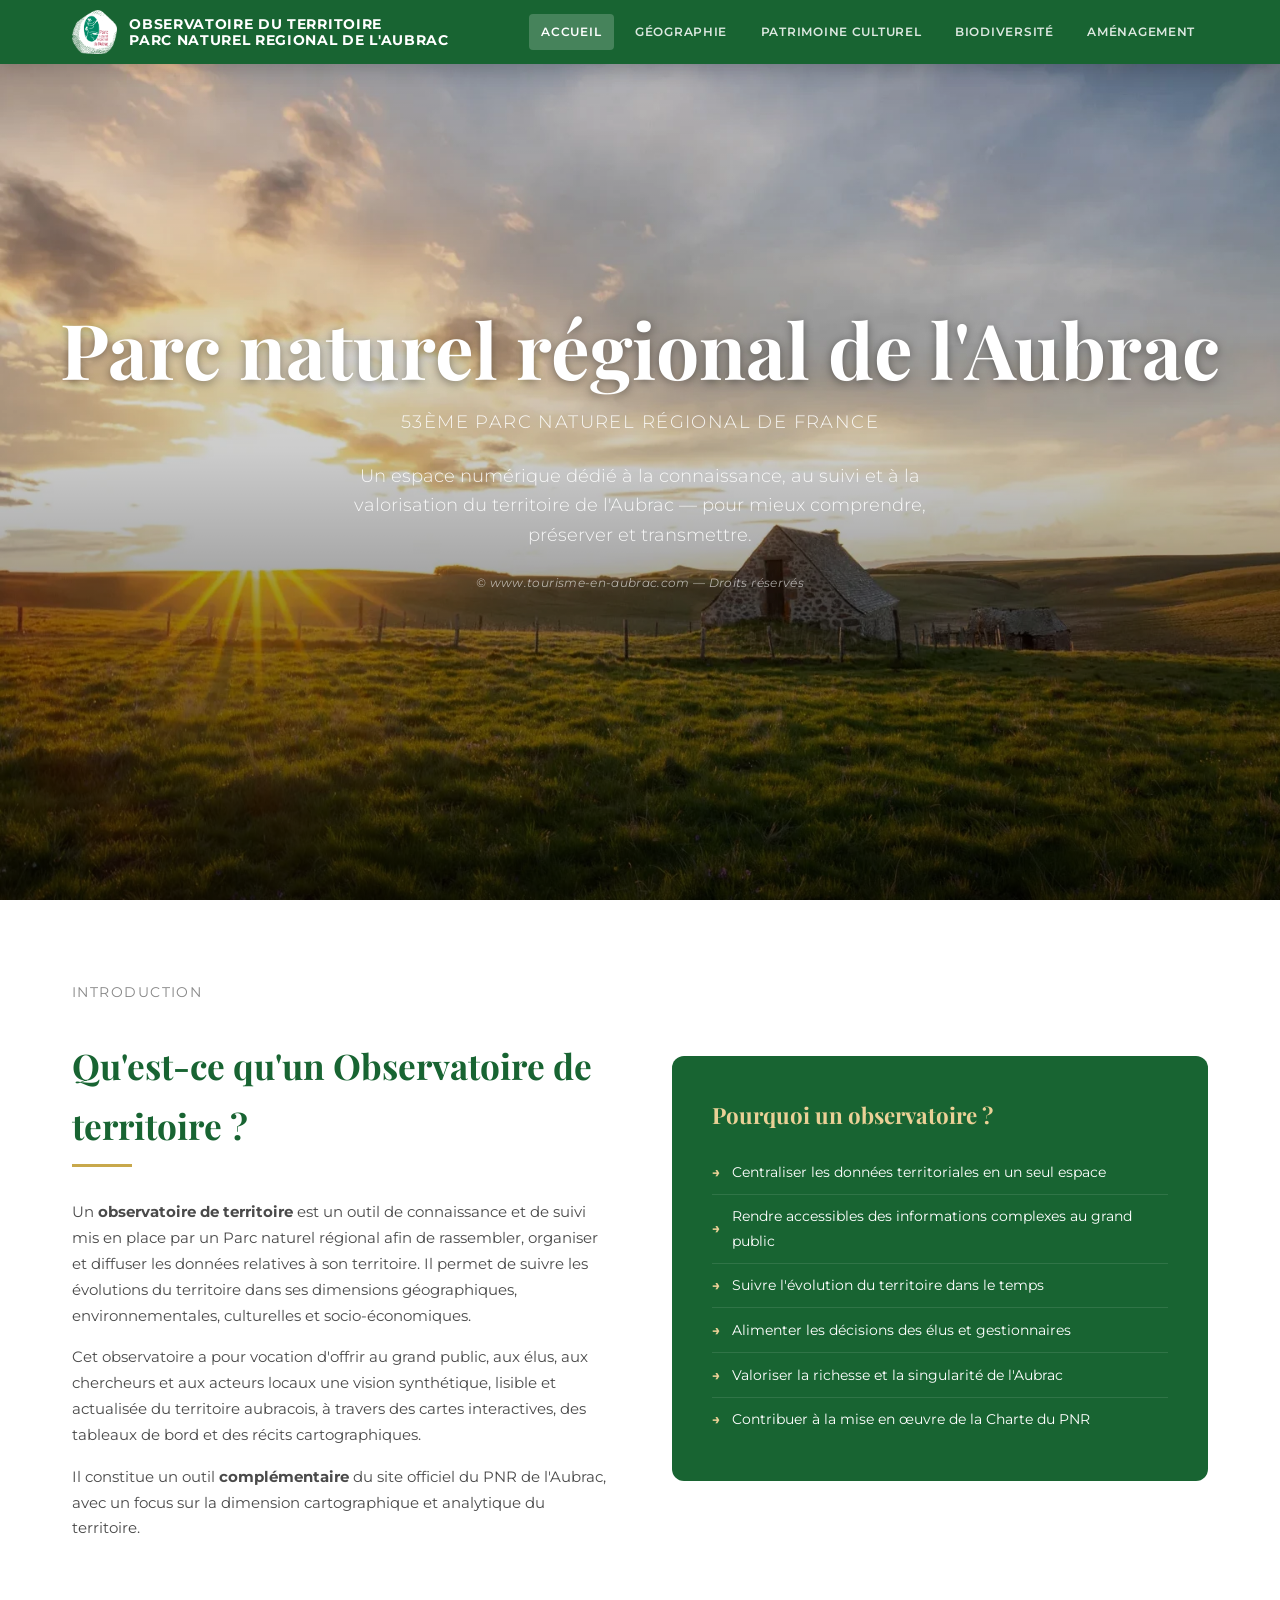
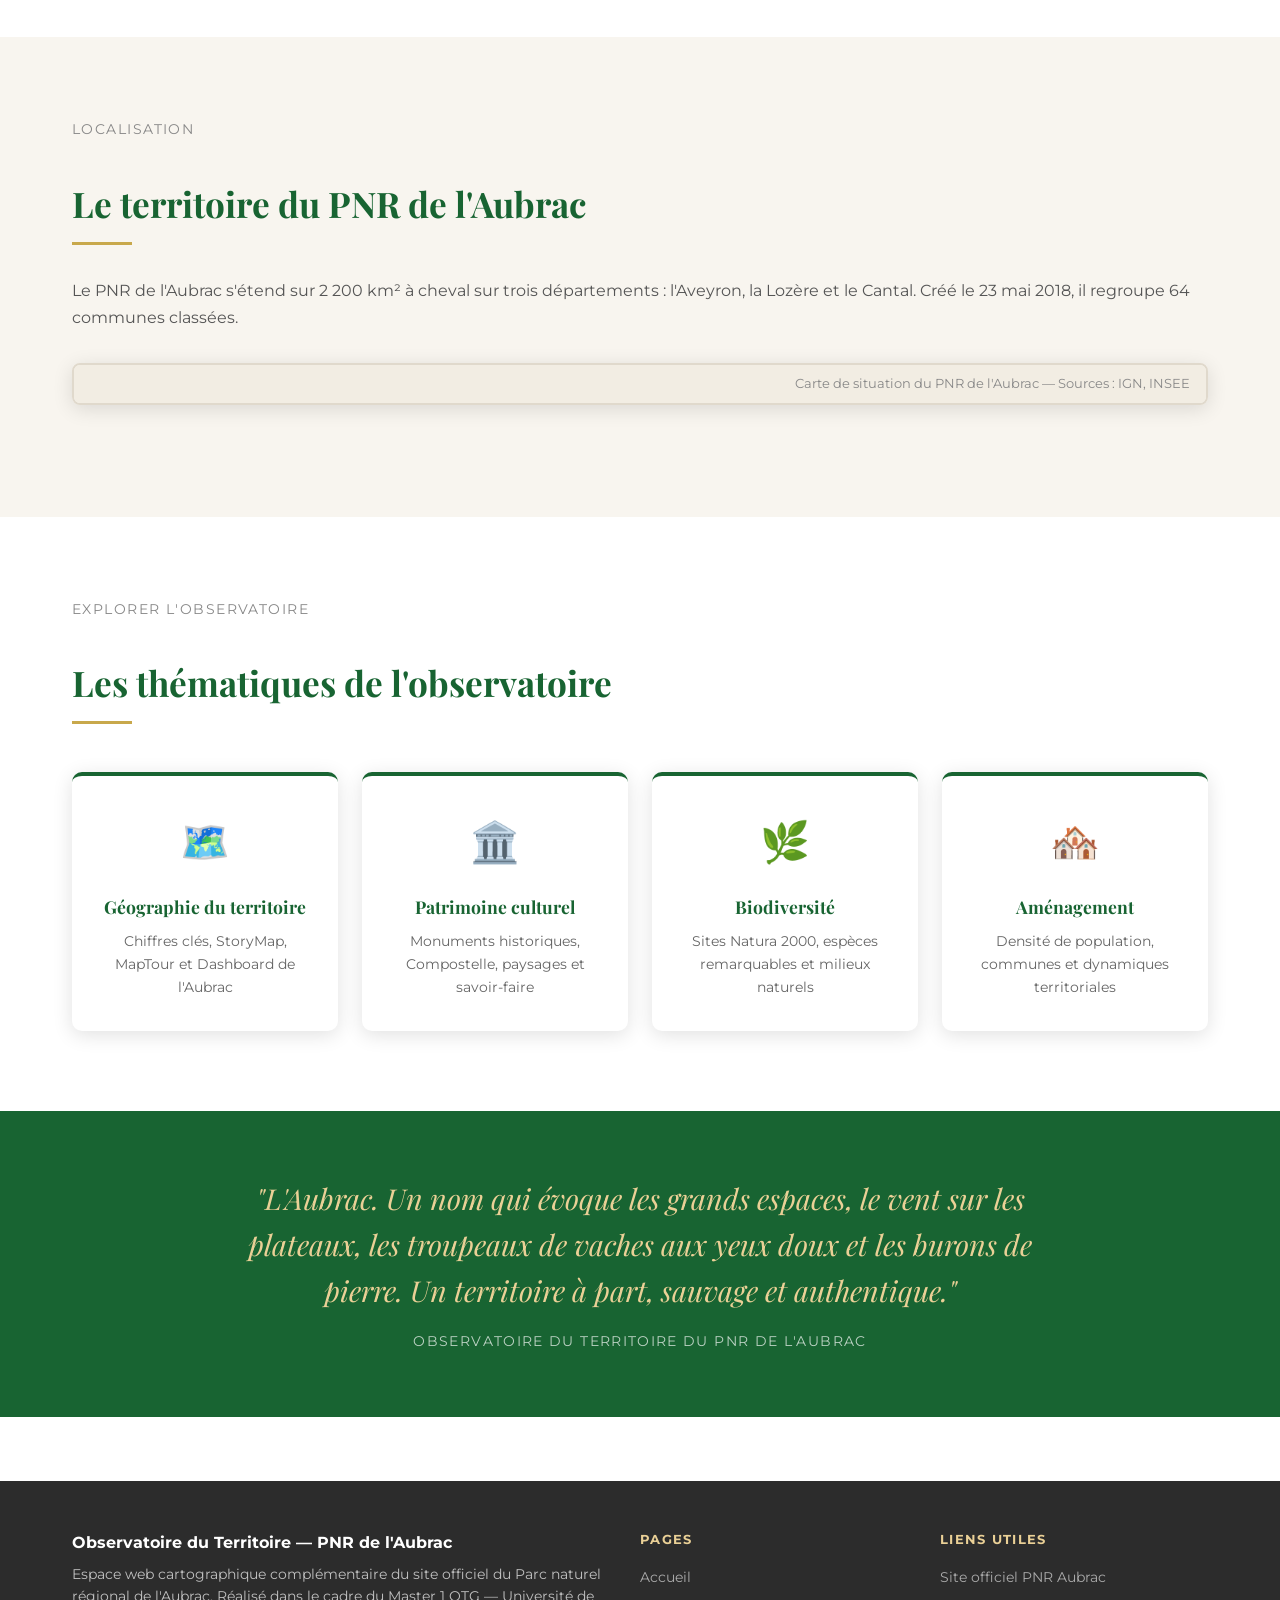
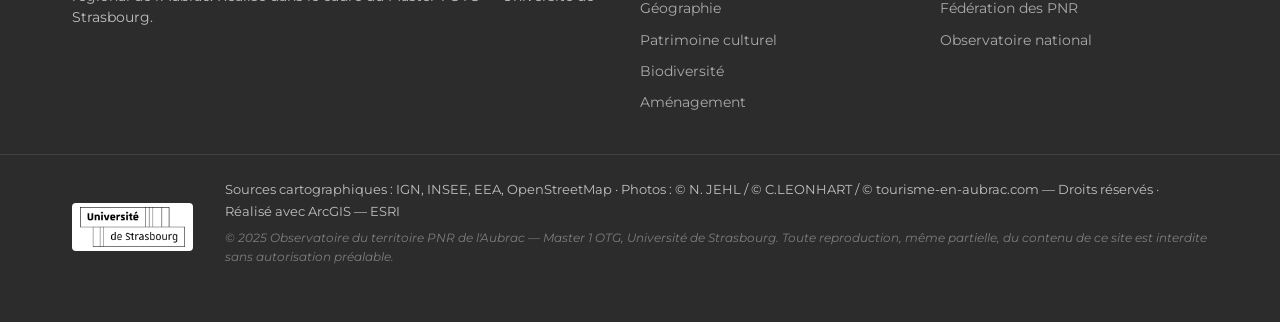
<file: index.html>
<!DOCTYPE html>
<html lang="fr">
<head>
  <meta charset="UTF-8">
  <meta name="viewport" content="width=device-width, initial-scale=1.0">
  <title>Observatoire du Territoire — Parc Naturel Regional de l'Aubrac</title>
  <link rel="stylesheet" href="style.css">
  <script type="module" src="https://js.arcgis.com/5.0/embeddable-components/"></script>
  <style>
    .hero {
      background-image: url('pictures/acceuil.webp');
      align-items: center;
      padding-bottom: 0;
      justify-content: center;
    }
    .intro-grid {
      display: grid;
      grid-template-columns: 1fr 1fr;
      gap: 4rem;
      align-items: center;
    }
    .intro-text { }
    .intro-visual {
      background: var(--vert);
      border-radius: 12px;
      padding: 2.5rem;
      color: var(--blanc);
    }
    .intro-visual h3 {
      font-family: 'Playfair Display', serif;
      font-size: 1.4rem;
      color: var(--or);
      margin-bottom: 1rem;
    }
    .intro-visual ul {
      list-style: none;
      padding: 0;
    }
    .intro-visual ul li {
      padding: 0.6rem 0;
      border-bottom: 1px solid rgba(255,255,255,0.1);
      font-size: 0.9rem;
      display: flex;
      align-items: center;
      gap: 0.75rem;
    }
    .intro-visual ul li:last-child { border-bottom: none; }
    .intro-visual ul li::before {
      content: '→';
      color: var(--or);
      font-weight: 700;
      flex-shrink: 0;
    }
    .pages-nav {
      display: grid;
      grid-template-columns: repeat(4, 1fr);
      gap: 1.5rem;
      margin-top: 3rem;
    }
    .page-card {
      background: var(--blanc);
      border-radius: 10px;
      padding: 2rem 1.5rem;
      text-align: center;
      box-shadow: var(--ombre);
      text-decoration: none;
      color: inherit;
      transition: var(--transition);
      border-top: 4px solid var(--vert);
    }
    .page-card:hover {
      transform: translateY(-6px);
      box-shadow: 0 16px 40px rgba(0,0,0,0.15);
      border-top-color: var(--or-fonce);
    }
    .page-card-icon { font-size: 2.5rem; margin-bottom: 1rem; }
    .page-card h3 {
      font-family: 'Playfair Display', serif;
      font-size: 1.1rem;
      color: var(--vert);
      margin-bottom: 0.5rem;
    }
    .page-card p { font-size: 0.85rem; color: #666; }
    .quote-section {
      background: var(--vert);
      padding: 4rem 0;
      text-align: center;
      color: var(--blanc);
    }
    .quote-section blockquote {
      font-family: 'Playfair Display', serif;
      font-size: clamp(1.2rem, 2.5vw, 1.8rem);
      font-style: italic;
      max-width: 800px;
      margin: 0 auto;
      line-height: 1.6;
      color: var(--or);
    }
    .quote-section cite {
      display: block;
      margin-top: 1rem;
      font-size: 0.85rem;
      font-style: normal;
      opacity: 0.7;
      letter-spacing: 0.1em;
      text-transform: uppercase;
    }
    @media (max-width: 768px) {
      .intro-grid { grid-template-columns: 1fr; }
      .pages-nav { grid-template-columns: 1fr 1fr; }
    }
  </style>
</head>
<body>

<!-- NAVIGATION -->
<nav>
  <div class="nav-inner">
    <a href="index.html" class="nav-logo">
      <img src="logo-pnr-aubrac.png" alt="Logo PNR Aubrac" style="height:44px; width:auto;">
      <span>Observatoire du Territoire<br>Parc Naturel Regional de l'Aubrac</span>
    </a>
    <div class="nav-links">
      <a href="index.html" class="active">Accueil</a>
      <a href="geographie.html">Géographie</a>
      <a href="patrimoine.html">Patrimoine culturel</a>
      <a href="biodiversite.html">Biodiversité</a>
      <a href="amenagement.html">Aménagement</a>
    </div>
  </div>
</nav>

<!-- HERO -->
<div class="hero">
  <div class="hero-content hero-content-center">
    <h1 class="hero-title-main">Parc naturel régional de l'Aubrac</h1>
    <p class="hero-title-sub">53ème Parc naturel régional de France</p>
    <p class="hero-desc">Un espace numérique dédié à la connaissance, au suivi et à la valorisation du territoire de l'Aubrac — pour mieux comprendre, préserver et transmettre.</p>
    <div class="hero-credit">© www.tourisme-en-aubrac.com — Droits réservés</div>
  </div>
</div>

<!-- INTRO : QU'EST-CE QU'UN OBSERVATOIRE -->
<section>
  <div class="container">
    <div class="intro-grid">
      <div class="intro-text">
        <p class="section-subtitle">Introduction</p>
        <h2 class="section-title">Qu'est-ce qu'un Observatoire de territoire ?</h2>
        <div class="divider"></div>
        <div class="text-block">
          <p>Un <strong>observatoire de territoire</strong> est un outil de connaissance et de suivi mis en place par un Parc naturel régional afin de rassembler, organiser et diffuser les données relatives à son territoire. Il permet de suivre les évolutions du territoire dans ses dimensions géographiques, environnementales, culturelles et socio-économiques.</p>
          <p>Cet observatoire a pour vocation d'offrir au grand public, aux élus, aux chercheurs et aux acteurs locaux une vision synthétique, lisible et actualisée du territoire aubracois, à travers des cartes interactives, des tableaux de bord et des récits cartographiques.</p>
          <p>Il constitue un outil <strong>complémentaire</strong> du site officiel du PNR de l'Aubrac, avec un focus sur la dimension cartographique et analytique du territoire.</p>
        </div>
      </div>
      <div class="intro-visual">
        <h3>Pourquoi un observatoire ?</h3>
        <ul>
          <li>Centraliser les données territoriales en un seul espace</li>
          <li>Rendre accessibles des informations complexes au grand public</li>
          <li>Suivre l'évolution du territoire dans le temps</li>
          <li>Alimenter les décisions des élus et gestionnaires</li>
          <li>Valoriser la richesse et la singularité de l'Aubrac</li>
          <li>Contribuer à la mise en œuvre de la Charte du PNR</li>
        </ul>
      </div>
    </div>
  </div>
</section>

<!-- CARTE DE SITUATION -->
<section class="bg-fond">
  <div class="container">
    <p class="section-subtitle">Localisation</p>
    <h2 class="section-title">Le territoire du PNR de l'Aubrac</h2>
    <div class="divider"></div>
    <p style="margin-bottom: 1rem; color: #555;">Le PNR de l'Aubrac s'étend sur 2 200 km² à cheval sur trois départements : l'Aveyron, la Lozère et le Cantal. Créé le 23 mai 2018, il regroupe 64 communes classées.</p>
    <div class="map-container">
      <arcgis-embedded-map style="height:650px;width:100%;" item-id="ea262ca9389f4bb3955bee5e98213a07" theme="dark" legend-enabled time-zone-label-enabled center="3.018924313568955,44.68647726390953" scale="577790.554289" portal-url="https://unistra.maps.arcgis.com"></arcgis-embedded-map>
      <div class="map-caption">Carte de situation du PNR de l'Aubrac — Sources : IGN, INSEE</div>
    </div>
  </div>
</section>

<!-- NAVIGATION VERS LES PAGES -->
<section>
  <div class="container">
    <p class="section-subtitle">Explorer l'observatoire</p>
    <h2 class="section-title">Les thématiques de l'observatoire</h2>
    <div class="divider"></div>
    <div class="pages-nav">
      <a href="geographie.html" class="page-card">
        <div class="page-card-icon">🗺️</div>
        <h3>Géographie du territoire</h3>
        <p>Chiffres clés, StoryMap, MapTour et Dashboard de l'Aubrac</p>
      </a>
      <a href="patrimoine.html" class="page-card">
        <div class="page-card-icon">🏛️</div>
        <h3>Patrimoine culturel</h3>
        <p>Monuments historiques, Compostelle, paysages et savoir-faire</p>
      </a>
      <a href="biodiversite.html" class="page-card">
        <div class="page-card-icon">🌿</div>
        <h3>Biodiversité</h3>
        <p>Sites Natura 2000, espèces remarquables et milieux naturels</p>
      </a>
      <a href="amenagement.html" class="page-card">
        <div class="page-card-icon">🏘️</div>
        <h3>Aménagement</h3>
        <p>Densité de population, communes et dynamiques territoriales</p>
      </a>
    </div>
  </div>
</section>

<!-- CITATION -->
<div class="quote-section">
  <div class="container">
    <blockquote>
      "L'Aubrac. Un nom qui évoque les grands espaces, le vent sur les plateaux, les troupeaux de vaches aux yeux doux et les burons de pierre. Un territoire à part, sauvage et authentique."
    </blockquote>
    <cite>Observatoire du territoire du PNR de l'Aubrac</cite>
  </div>
</div>

<!-- FOOTER -->
<footer>
  <div class="footer-inner">
    <div class="footer-brand">
      <h4>Observatoire du Territoire — PNR de l'Aubrac</h4>
      <p>Espace web cartographique complémentaire du site officiel du Parc naturel régional de l'Aubrac. Réalisé dans le cadre du Master 1 OTG — Université de Strasbourg.</p>
    </div>
    <div class="footer-links">
      <h5>Pages</h5>
      <a href="index.html">Accueil</a>
      <a href="geographie.html">Géographie</a>
      <a href="patrimoine.html">Patrimoine culturel</a>
      <a href="biodiversite.html">Biodiversité</a>
      <a href="amenagement.html">Aménagement</a>
    </div>
    <div class="footer-links">
      <h5>Liens utiles</h5>
      <a href="https://www.parc-naturel-aubrac.fr" target="_blank">Site officiel PNR Aubrac</a>
      <a href="https://www.parcs-naturels-regionaux.fr" target="_blank">Fédération des PNR</a>
      <a href="https://www.observatoire-des-territoires.gouv.fr" target="_blank">Observatoire national</a>
    </div>
  </div>
  <div class="footer-bottom">
    <div class="footer-bottom-inner">
      <img src="unistra.png" alt="Université de Strasbourg" class="footer-unistra-logo">
      <div class="footer-bottom-text">
        <p>Sources cartographiques : IGN, INSEE, EEA, OpenStreetMap · Photos : © N. JEHL / © C.LEONHART / © tourisme-en-aubrac.com — Droits réservés · Réalisé avec ArcGIS — ESRI</p>
        <p class="footer-copyright">© 2025 Observatoire du territoire PNR de l'Aubrac — Master 1 OTG, Université de Strasbourg. Toute reproduction, même partielle, du contenu de ce site est interdite sans autorisation préalable.</p>
      </div>
    </div>
  </div>
</footer>

<script src="nav.js"></script>
</body>
</html>
</file>
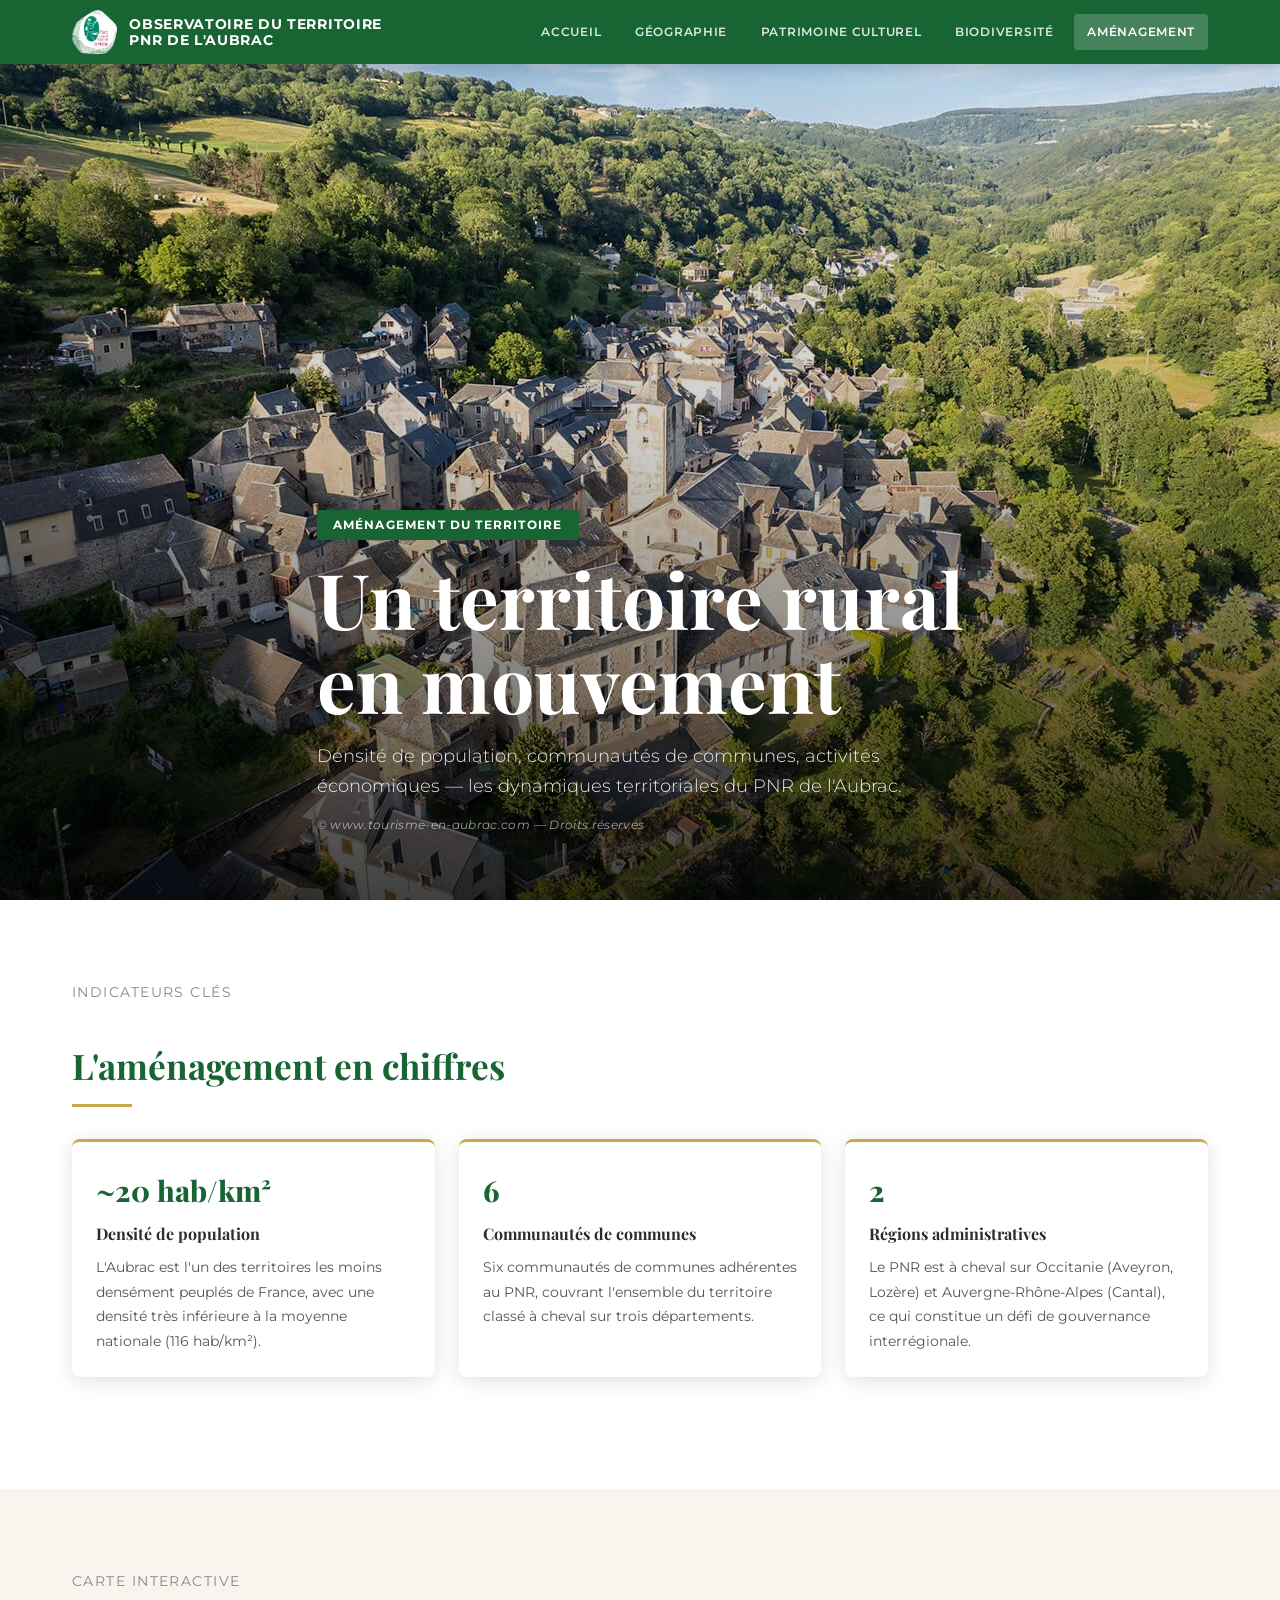
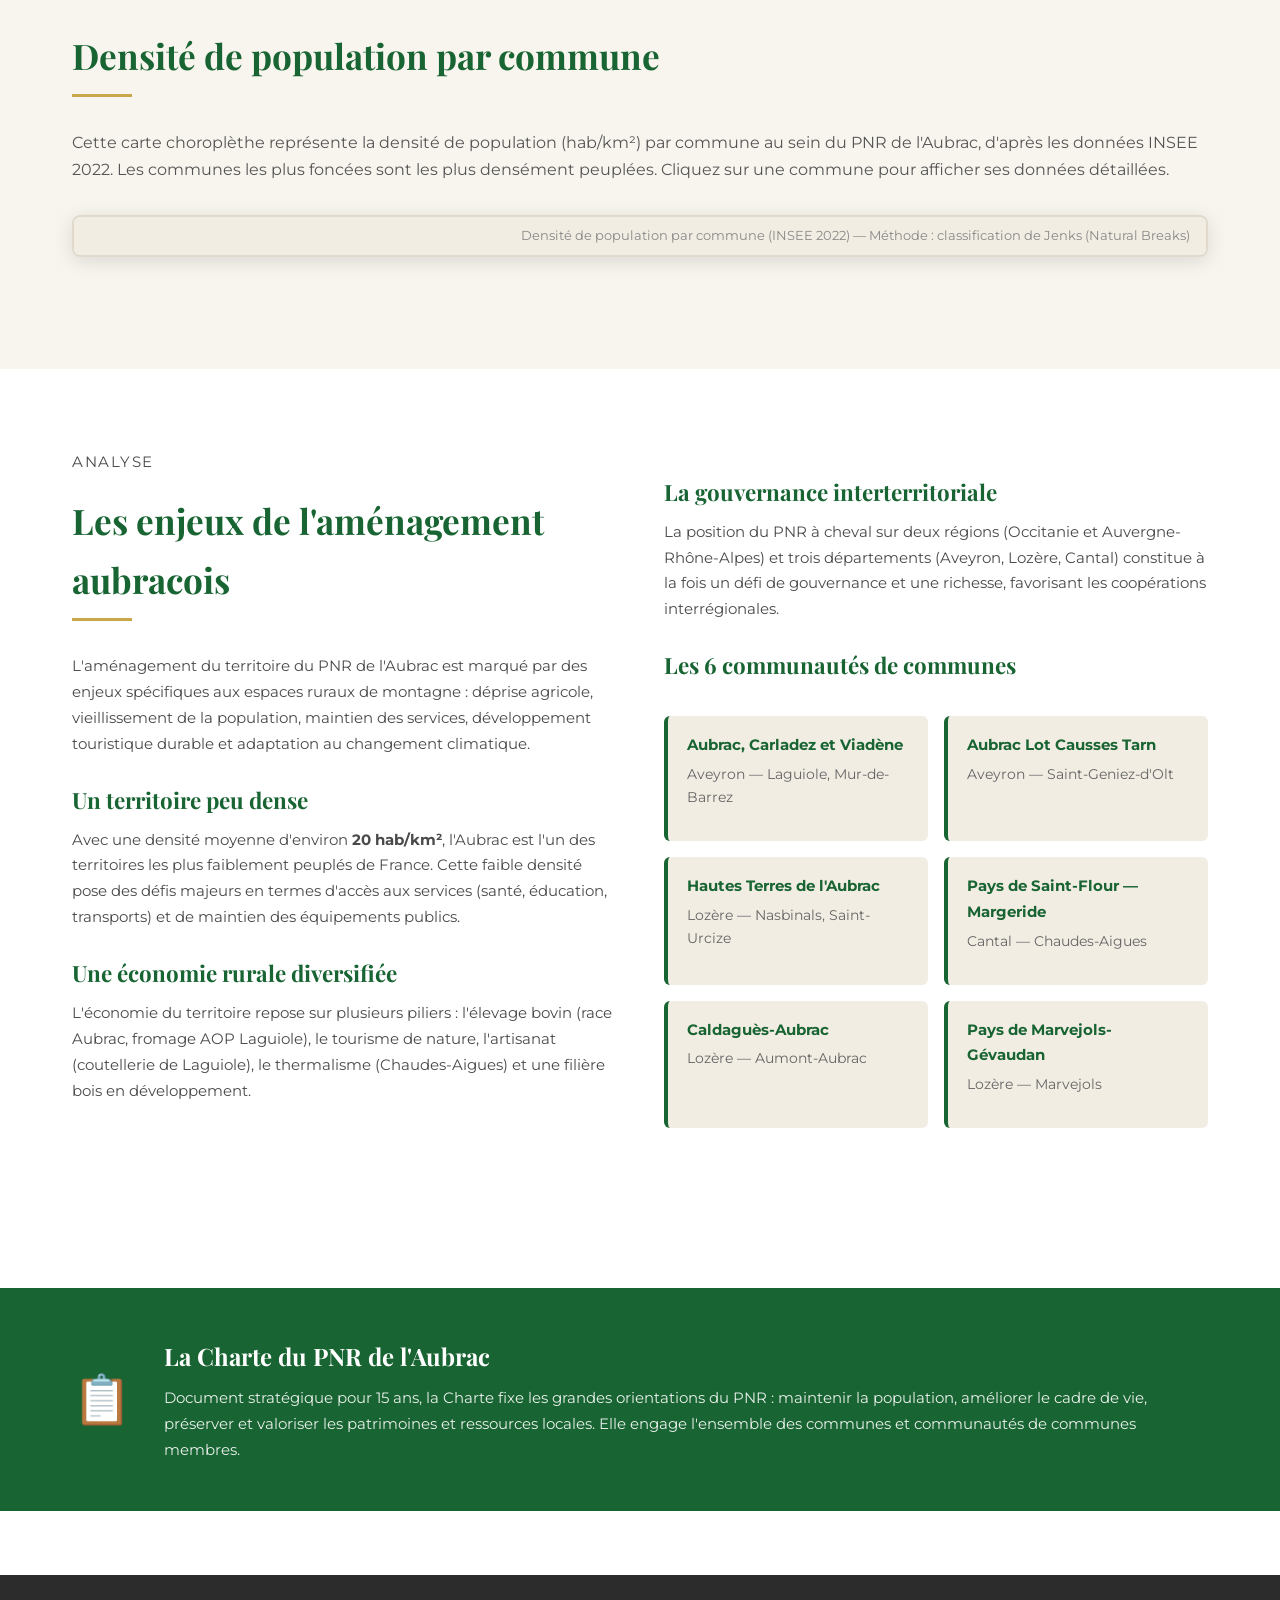
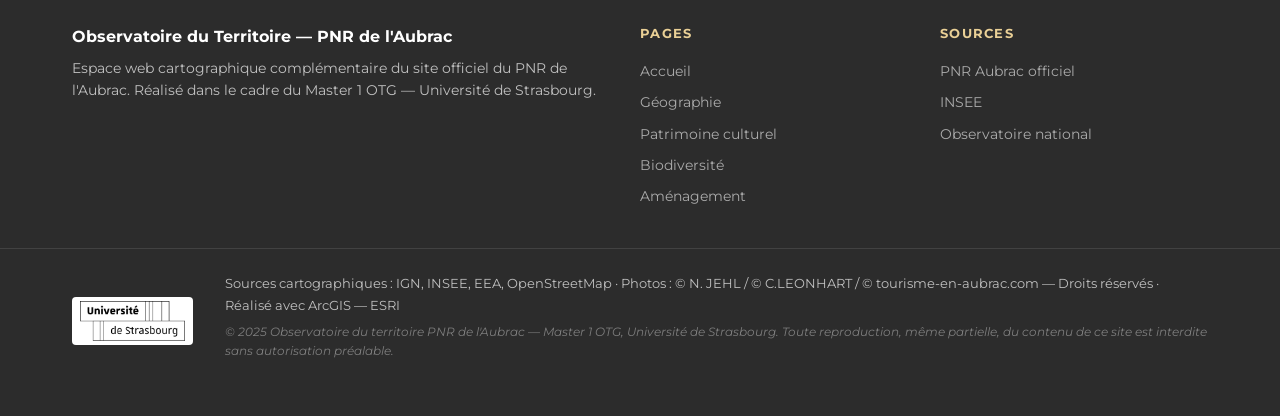
<file: amenagement.html>
<!DOCTYPE html>
<html lang="fr">
<head>
  <meta charset="UTF-8">
  <meta name="viewport" content="width=device-width, initial-scale=1.0">
  <title>Aménagement — Observatoire PNR Aubrac</title>
  <link rel="stylesheet" href="style.css">
  <script type="module" src="https://js.arcgis.com/5.0/embeddable-components/"></script>
  <style>
    .hero { background-image: url('pictures/amenagement.webp'); }
    .amenagement-grid {
      display: grid;
      grid-template-columns: repeat(3, 1fr);
      gap: 1.5rem;
      margin: 2rem 0;
    }
    .amen-card {
      background: var(--blanc);
      border-radius: 8px;
      padding: 1.5rem;
      box-shadow: var(--ombre);
      border-top: 3px solid var(--or-fonce);
    }
    .amen-card h4 {
      font-family: 'Playfair Display', serif;
      color: var(--anthracite);
      margin-bottom: 0.5rem;
    }
    .amen-card p { font-size: 0.9rem; color: #555; }
    .amen-card .amen-val {
      font-size: 1.8rem;
      font-weight: 800;
      color: var(--vert);
      font-family: 'Playfair Display', serif;
      margin-bottom: 0.3rem;
    }
    .epci-grid {
      display: grid;
      grid-template-columns: repeat(2, 1fr);
      gap: 1rem;
      margin: 2rem 0;
    }
    .epci-item {
      background: var(--fond2);
      border-radius: 6px;
      padding: 1rem 1.2rem;
      border-left: 4px solid var(--vert);
    }
    .epci-item h5 { font-size: 0.95rem; color: var(--vert); margin-bottom: 0.3rem; }
    .epci-item p { font-size: 0.85rem; color: #666; }
    @media (max-width: 768px) {
      .amenagement-grid { grid-template-columns: 1fr; }
      .epci-grid { grid-template-columns: 1fr; }
    }
  </style>
</head>
<body>

<nav>
  <div class="nav-inner">
    <a href="index.html" class="nav-logo">
      <img src="logo-pnr-aubrac.png" alt="Logo PNR Aubrac" style="height:44px; width:auto;">
      <span>Observatoire du Territoire<br>PNR de l'Aubrac</span>
    </a>
    <div class="nav-links">
      <a href="index.html">Accueil</a>
      <a href="geographie.html">Géographie</a>
      <a href="patrimoine.html">Patrimoine culturel</a>
      <a href="biodiversite.html">Biodiversité</a>
      <a href="amenagement.html" class="active">Aménagement</a>
    </div>
  </div>
</nav>

<div class="hero">
  <div class="hero-content">
    <div class="hero-tag">Aménagement du territoire</div>
    <h1>Un territoire rural<br>en mouvement</h1>
    <p>Densité de population, communautés de communes, activités économiques — les dynamiques territoriales du PNR de l'Aubrac.</p>
    <div class="hero-credit">© www.tourisme-en-aubrac.com — Droits réservés</div>
  </div>
</div>

<!-- INDICATEURS -->
<section>
  <div class="container">
    <p class="section-subtitle">Indicateurs clés</p>
    <h2 class="section-title">L'aménagement en chiffres</h2>
    <div class="divider"></div>
    <div class="amenagement-grid">
      <div class="amen-card">
        <div class="amen-val">~20 hab/km²</div>
        <h4>Densité de population</h4>
        <p>L'Aubrac est l'un des territoires les moins densément peuplés de France, avec une densité très inférieure à la moyenne nationale (116 hab/km²).</p>
      </div>
      <div class="amen-card">
        <div class="amen-val">6</div>
        <h4>Communautés de communes</h4>
        <p>Six communautés de communes adhérentes au PNR, couvrant l'ensemble du territoire classé à cheval sur trois départements.</p>
      </div>
      <div class="amen-card">
        <div class="amen-val">2</div>
        <h4>Régions administratives</h4>
        <p>Le PNR est à cheval sur Occitanie (Aveyron, Lozère) et Auvergne-Rhône-Alpes (Cantal), ce qui constitue un défi de gouvernance interrégionale.</p>
      </div>
    </div>
  </div>
</section>

<!-- CARTE DENSITE -->
<section class="bg-fond">
  <div class="container">
    <p class="section-subtitle">Carte interactive</p>
    <h2 class="section-title">Densité de population par commune</h2>
    <div class="divider"></div>
    <p style="margin-bottom: 1rem; color: #555;">Cette carte choroplèthe représente la densité de population (hab/km²) par commune au sein du PNR de l'Aubrac, d'après les données INSEE 2022. Les communes les plus foncées sont les plus densément peuplées. Cliquez sur une commune pour afficher ses données détaillées.</p>
    <div class="map-container">
      <arcgis-embedded-map style="height:700px;width:100%;" item-id="248b8f6dfb3a4e38876e20fac63f4cb3" theme="dark" heading-enabled legend-enabled time-zone-label-enabled center="3.035973377014897,44.65749058646866" scale="577790.554289" portal-url="https://unistra.maps.arcgis.com"></arcgis-embedded-map>
      <div class="map-caption">Densité de population par commune (INSEE 2022) — Méthode : classification de Jenks (Natural Breaks)</div>
    </div>
  </div>
</section>

<!-- TEXTE -->
<section>
  <div class="container">
    <div class="two-col">
      <div class="text-block">
        <p class="section-subtitle">Analyse</p>
        <h2 class="section-title">Les enjeux de l'aménagement aubracois</h2>
        <div class="divider"></div>
        <p>L'aménagement du territoire du PNR de l'Aubrac est marqué par des enjeux spécifiques aux espaces ruraux de montagne : déprise agricole, vieillissement de la population, maintien des services, développement touristique durable et adaptation au changement climatique.</p>
        <h3>Un territoire peu dense</h3>
        <p>Avec une densité moyenne d'environ <strong>20 hab/km²</strong>, l'Aubrac est l'un des territoires les plus faiblement peuplés de France. Cette faible densité pose des défis majeurs en termes d'accès aux services (santé, éducation, transports) et de maintien des équipements publics.</p>
        <h3>Une économie rurale diversifiée</h3>
        <p>L'économie du territoire repose sur plusieurs piliers : l'élevage bovin (race Aubrac, fromage AOP Laguiole), le tourisme de nature, l'artisanat (coutellerie de Laguiole), le thermalisme (Chaudes-Aigues) et une filière bois en développement.</p>
      </div>
      <div class="text-block">
        <h3>La gouvernance interterritoriale</h3>
        <p>La position du PNR à cheval sur deux régions (Occitanie et Auvergne-Rhône-Alpes) et trois départements (Aveyron, Lozère, Cantal) constitue à la fois un défi de gouvernance et une richesse, favorisant les coopérations interrégionales.</p>
        <h3>Les 6 communautés de communes</h3>
        <div class="epci-grid">
          <div class="epci-item">
            <h5>Aubrac, Carladez et Viadène</h5>
            <p>Aveyron — Laguiole, Mur-de-Barrez</p>
          </div>
          <div class="epci-item">
            <h5>Aubrac Lot Causses Tarn</h5>
            <p>Aveyron — Saint-Geniez-d'Olt</p>
          </div>
          <div class="epci-item">
            <h5>Hautes Terres de l'Aubrac</h5>
            <p>Lozère — Nasbinals, Saint-Urcize</p>
          </div>
          <div class="epci-item">
            <h5>Pays de Saint-Flour — Margeride</h5>
            <p>Cantal — Chaudes-Aigues</p>
          </div>
          <div class="epci-item">
            <h5>Caldaguès-Aubrac</h5>
            <p>Lozère — Aumont-Aubrac</p>
          </div>
          <div class="epci-item">
            <h5>Pays de Marvejols-Gévaudan</h5>
            <p>Lozère — Marvejols</p>
          </div>
        </div>
      </div>
    </div>
  </div>
</section>

<!-- CHARTE PNR -->
<a href="https://www.parc-naturel-aubrac.fr/le-parc/charte-parc/" target="_blank" style="text-decoration:none;">
<div class="info-band" style="cursor:pointer; transition: filter 0.2s;" onmouseover="this.style.filter='brightness(1.15)'" onmouseout="this.style.filter='brightness(1)'">
  <div class="container">
    <div class="info-band-icon">📋</div>
    <div>
      <h3>La Charte du PNR de l'Aubrac</h3>
      <p>Document stratégique pour 15 ans, la Charte fixe les grandes orientations du PNR : maintenir la population, améliorer le cadre de vie, préserver et valoriser les patrimoines et ressources locales. Elle engage l'ensemble des communes et communautés de communes membres.</p>
    </div>
  </div>
</div>
</a>

<footer>
  <div class="footer-inner">
    <div class="footer-brand">
      <h4>Observatoire du Territoire — PNR de l'Aubrac</h4>
      <p>Espace web cartographique complémentaire du site officiel du PNR de l'Aubrac. Réalisé dans le cadre du Master 1 OTG — Université de Strasbourg.</p>
    </div>
    <div class="footer-links">
      <h5>Pages</h5>
      <a href="index.html">Accueil</a>
      <a href="geographie.html">Géographie</a>
      <a href="patrimoine.html">Patrimoine culturel</a>
      <a href="biodiversite.html">Biodiversité</a>
      <a href="amenagement.html">Aménagement</a>
    </div>
    <div class="footer-links">
      <h5>Sources</h5>
      <a href="https://www.parc-naturel-aubrac.fr" target="_blank">PNR Aubrac officiel</a>
      <a href="https://www.insee.fr" target="_blank">INSEE</a>
      <a href="https://www.observatoire-des-territoires.gouv.fr" target="_blank">Observatoire national</a>
    </div>
  </div>
  <div class="footer-bottom">
    <div class="footer-bottom-inner">
      <img src="unistra.png" alt="Université de Strasbourg" class="footer-unistra-logo">
      <div class="footer-bottom-text">
        <p>Sources cartographiques : IGN, INSEE, EEA, OpenStreetMap · Photos : © N. JEHL / © C.LEONHART / © tourisme-en-aubrac.com — Droits réservés · Réalisé avec ArcGIS — ESRI</p>
        <p class="footer-copyright">© 2025 Observatoire du territoire PNR de l'Aubrac — Master 1 OTG, Université de Strasbourg. Toute reproduction, même partielle, du contenu de ce site est interdite sans autorisation préalable.</p>
      </div>
    </div>
  </div>
</footer>

<script src="nav.js"></script>
</body>
</html>
</file>
<file: style.css>
@import url('https://fonts.googleapis.com/css2?family=Montserrat:wght@300;400;500;600;700;800&family=Playfair+Display:ital,wght@0,400;0,700;1,400&display=swap');

:root {
  --vert: #186432;
  --vert-fonce: #0f4020;
  --vert-clair: #2a9d4e;
  --or: #EAD096;
  --or-fonce: #c8a84b;
  --anthracite: #2C2C2C;
  --gris: #363636;
  --blanc: #FFFFFF;
  --fond: #f8f5ef;
  --fond2: #f2ede3;
  --ombre: 0 4px 20px rgba(0,0,0,0.12);
  --transition: all 0.3s ease;
}

* { margin: 0; padding: 0; box-sizing: border-box; }
html { scroll-behavior: smooth; }
body { font-family: 'Montserrat', sans-serif; color: var(--gris); background: var(--blanc); line-height: 1.7; }

/* NAV */
nav {
  position: fixed; top: 0; left: 0; right: 0; z-index: 1000;
  background: var(--vert);
  box-shadow: 0 2px 20px rgba(0,0,0,0.2);
}
.nav-inner {
  max-width: 1200px; margin: 0 auto;
  display: flex; align-items: center; justify-content: space-between;
  padding: 0 2rem; height: 64px;
}
.nav-logo {
  display: flex; align-items: center; gap: 12px;
  text-decoration: none; color: var(--blanc);
}
.nav-logo img { height: 40px; }
.nav-logo span { font-weight: 700; font-size: 0.85rem; letter-spacing: 0.05em; text-transform: uppercase; line-height: 1.2; }
.nav-links { display: flex; gap: 0.5rem; }
.nav-logo img { height: 44px; width: auto; flex-shrink: 0; }
.nav-links a {
  color: rgba(255,255,255,0.85); text-decoration: none;
  padding: 0.5rem 0.8rem; border-radius: 4px;
  font-size: 0.75rem; font-weight: 600; letter-spacing: 0.06em; text-transform: uppercase;
  transition: var(--transition); white-space: nowrap;
}
.nav-links a:hover, .nav-links a.active {
  background: rgba(255,255,255,0.15); color: var(--blanc);
}
.nav-links a.active { background: rgba(255,255,255,0.2); }

/* HERO */
.hero {
  height: 100vh; min-height: 600px;
  background-size: cover; background-position: center; background-attachment: fixed;
  position: relative; display: flex; align-items: flex-end;
  padding-bottom: 4rem;
}
.hero::before {
  content: ''; position: absolute; inset: 0;
  background: linear-gradient(to top, rgba(0,0,0,0.75) 0%, rgba(0,0,0,0.2) 50%, transparent 100%);
}
.hero-content { position: relative; max-width: 1200px; margin: 0 auto; padding: 0 2rem; color: var(--blanc); }
.hero-content-center {
  text-align: center;
  width: 100%;
  max-width: 100%;
  margin: 0;
  padding: 0 2rem;
  display: flex;
  flex-direction: column;
  align-items: center;
}
.hero-title-main {
  font-family: 'Playfair Display', serif;
  font-size: clamp(2rem, 5vw, 4.5rem);
  line-height: 1.1;
  margin-bottom: 0.6rem;
  white-space: nowrap;
  text-shadow: 0 2px 10px rgba(0,0,0,0.4);
}
.hero-title-sub {
  font-size: clamp(1.1rem, 2.5vw, 1.6rem);
  font-weight: 400;
  letter-spacing: 0.08em;
  text-transform: uppercase;
  opacity: 0.9;
  margin-bottom: 1.5rem;
  text-align: center;
  width: 100%;
}
.hero-desc {
  font-size: 1rem;
  max-width: 640px;
  margin: 0 auto 0.5rem;
  opacity: 0.85;
  font-weight: 300;
}
.hero-tag {
  display: inline-block; background: var(--vert); color: var(--blanc);
  padding: 0.3rem 1rem; border-radius: 3px;
  font-size: 0.75rem; font-weight: 700; letter-spacing: 0.1em; text-transform: uppercase;
  margin-bottom: 1rem;
}
.hero h1 { font-family: 'Playfair Display', serif; font-size: clamp(2.5rem, 6vw, 5rem); line-height: 1.1; margin-bottom: 1rem; }
.hero p { font-size: 1.1rem; max-width: 600px; opacity: 0.9; font-weight: 300; }
.hero-credit {
  margin-top: 1rem;
  font-size: 0.72rem;
  opacity: 0.6;
  font-style: italic;
  letter-spacing: 0.03em;
}

/* SECTIONS */
section { padding: 5rem 0; }
.container { max-width: 1200px; margin: 0 auto; padding: 0 2rem; }
.section-title {
  font-family: 'Playfair Display', serif;
  font-size: 2.2rem; color: var(--vert); margin-bottom: 0.5rem;
}
.section-subtitle { color: #888; font-size: 0.9rem; letter-spacing: 0.1em; text-transform: uppercase; margin-bottom: 2rem; }
.divider { width: 60px; height: 3px; background: var(--or-fonce); margin-bottom: 2rem; }

/* CARDS */
.cards-grid { display: grid; grid-template-columns: repeat(auto-fit, minmax(280px, 1fr)); gap: 1.5rem; margin-top: 2rem; }
.card {
  background: var(--blanc); border-radius: 8px;
  box-shadow: var(--ombre); overflow: hidden;
  transition: var(--transition); text-decoration: none; color: inherit;
}
.card:hover { transform: translateY(-4px); box-shadow: 0 12px 40px rgba(0,0,0,0.15); }
.card-img { height: 200px; background-size: cover; background-position: center; }
.card-body { padding: 1.5rem; }
.card-tag { font-size: 0.7rem; font-weight: 700; letter-spacing: 0.1em; text-transform: uppercase; color: var(--vert); margin-bottom: 0.5rem; }
.card-title { font-family: 'Playfair Display', serif; font-size: 1.3rem; color: var(--anthracite); margin-bottom: 0.5rem; }
.card-text { font-size: 0.9rem; color: #666; }
.card-arrow { display: inline-flex; align-items: center; gap: 0.5rem; margin-top: 1rem; font-size: 0.85rem; font-weight: 600; color: var(--vert); }

/* IFRAME */
.map-container {
  border-radius: 8px; overflow: hidden;
  box-shadow: var(--ombre); margin: 2rem 0;
  border: 2px solid #e0d9cc;
}
.map-container iframe { width: 100%; display: block; border: none; }
.map-caption { font-size: 0.8rem; color: #888; text-align: right; padding: 0.5rem 1rem; background: var(--fond2); }

/* TWO-COL */
.two-col { display: grid; grid-template-columns: 1fr 1fr; gap: 3rem; align-items: start; }
.two-col-wide { display: grid; grid-template-columns: 1fr 2fr; gap: 3rem; align-items: start; }
@media (max-width: 768px) {
  .two-col, .two-col-wide { grid-template-columns: 1fr; }
  .nav-links { display: none; }
}

/* CHIFFRES CLES */
.stats-grid { display: grid; grid-template-columns: repeat(auto-fit, minmax(160px, 1fr)); gap: 1rem; margin: 2rem 0; }
.stat-card {
  background: var(--vert); color: var(--blanc);
  padding: 1.5rem 1rem; border-radius: 8px; text-align: center;
}
.stat-number { font-family: 'Playfair Display', serif; font-size: 2.5rem; font-weight: 700; color: var(--or); line-height: 1; }
.stat-unit { font-size: 1rem; color: var(--or); }
.stat-label { font-size: 0.75rem; text-transform: uppercase; letter-spacing: 0.08em; margin-top: 0.5rem; opacity: 0.85; }

/* TEXTE */
.text-block p { margin-bottom: 1rem; font-size: 0.95rem; color: #4a4a4a; }
.text-block h3 { font-family: 'Playfair Display', serif; font-size: 1.4rem; color: var(--vert); margin: 1.5rem 0 0.5rem; }
.text-block ul { padding-left: 1.5rem; margin-bottom: 1rem; }
.text-block ul li { margin-bottom: 0.4rem; font-size: 0.95rem; }

/* BANDEAU INFO */
.info-band {
  background: var(--vert); color: var(--blanc);
  padding: 3rem 0; margin: 3rem 0;
}
.info-band .container { display: flex; align-items: center; gap: 2rem; }
.info-band-icon { font-size: 3rem; flex-shrink: 0; }
.info-band h3 { font-family: 'Playfair Display', serif; font-size: 1.5rem; margin-bottom: 0.5rem; }
.info-band p { opacity: 0.9; font-size: 0.95rem; }

/* FOOTER */
footer {
  background: var(--anthracite); color: rgba(255,255,255,0.7);
  padding: 3rem 0; margin-top: 4rem;
}
.footer-inner {
  max-width: 1200px; margin: 0 auto; padding: 0 2rem;
  display: grid; grid-template-columns: 2fr 1fr 1fr; gap: 2rem;
}
.footer-brand h4 { color: var(--blanc); font-size: 1rem; margin-bottom: 0.5rem; }
.footer-brand p { font-size: 0.85rem; line-height: 1.6; }
.footer-links h5 { color: var(--or); font-size: 0.8rem; text-transform: uppercase; letter-spacing: 0.1em; margin-bottom: 1rem; }
.footer-links a { display: block; color: rgba(255,255,255,0.6); text-decoration: none; font-size: 0.85rem; margin-bottom: 0.5rem; transition: var(--transition); }
.footer-links a:hover { color: var(--blanc); }
.footer-bottom { border-top: 1px solid rgba(255,255,255,0.1); margin-top: 2rem; padding-top: 1.5rem; }
.footer-bottom-inner { display: flex; align-items: center; gap: 2rem; max-width: 1200px; margin: 0 auto; padding: 0 2rem; }
.footer-unistra-logo { height: 48px; width: auto; background: white; padding: 4px 8px; border-radius: 4px; flex-shrink: 0; }
.footer-bottom-text { flex: 1; }
.footer-bottom-text p { font-size: 0.8rem; text-align: left; margin-bottom: 0.4rem; }
.footer-copyright { font-size: 0.72rem !important; opacity: 0.55; font-style: italic; }
@media (max-width: 768px) { .footer-bottom-inner { flex-direction: column; gap: 1rem; } }
@media (max-width: 768px) { .footer-inner { grid-template-columns: 1fr; } }

/* BG SECTIONS */
.bg-fond { background: var(--fond); }
.bg-fond2 { background: var(--fond2); }
.bg-vert { background: var(--vert); color: var(--blanc); }
.bg-vert .section-title { color: var(--or); }

/* BADGE */
.badge {
  display: inline-block; padding: 0.3rem 0.8rem; border-radius: 20px;
  font-size: 0.75rem; font-weight: 600; letter-spacing: 0.05em;
}
.badge-vert { background: rgba(24,100,50,0.1); color: var(--vert); }
.badge-or { background: rgba(234,208,150,0.3); color: #7a6020; }

/* Full-width map sections (dashboard, storymap) */
.map-fullwidth {
  width: 100%;
  margin: 1rem 0 0;
  padding: 0 2rem;
  box-sizing: border-box;
}
</file>
